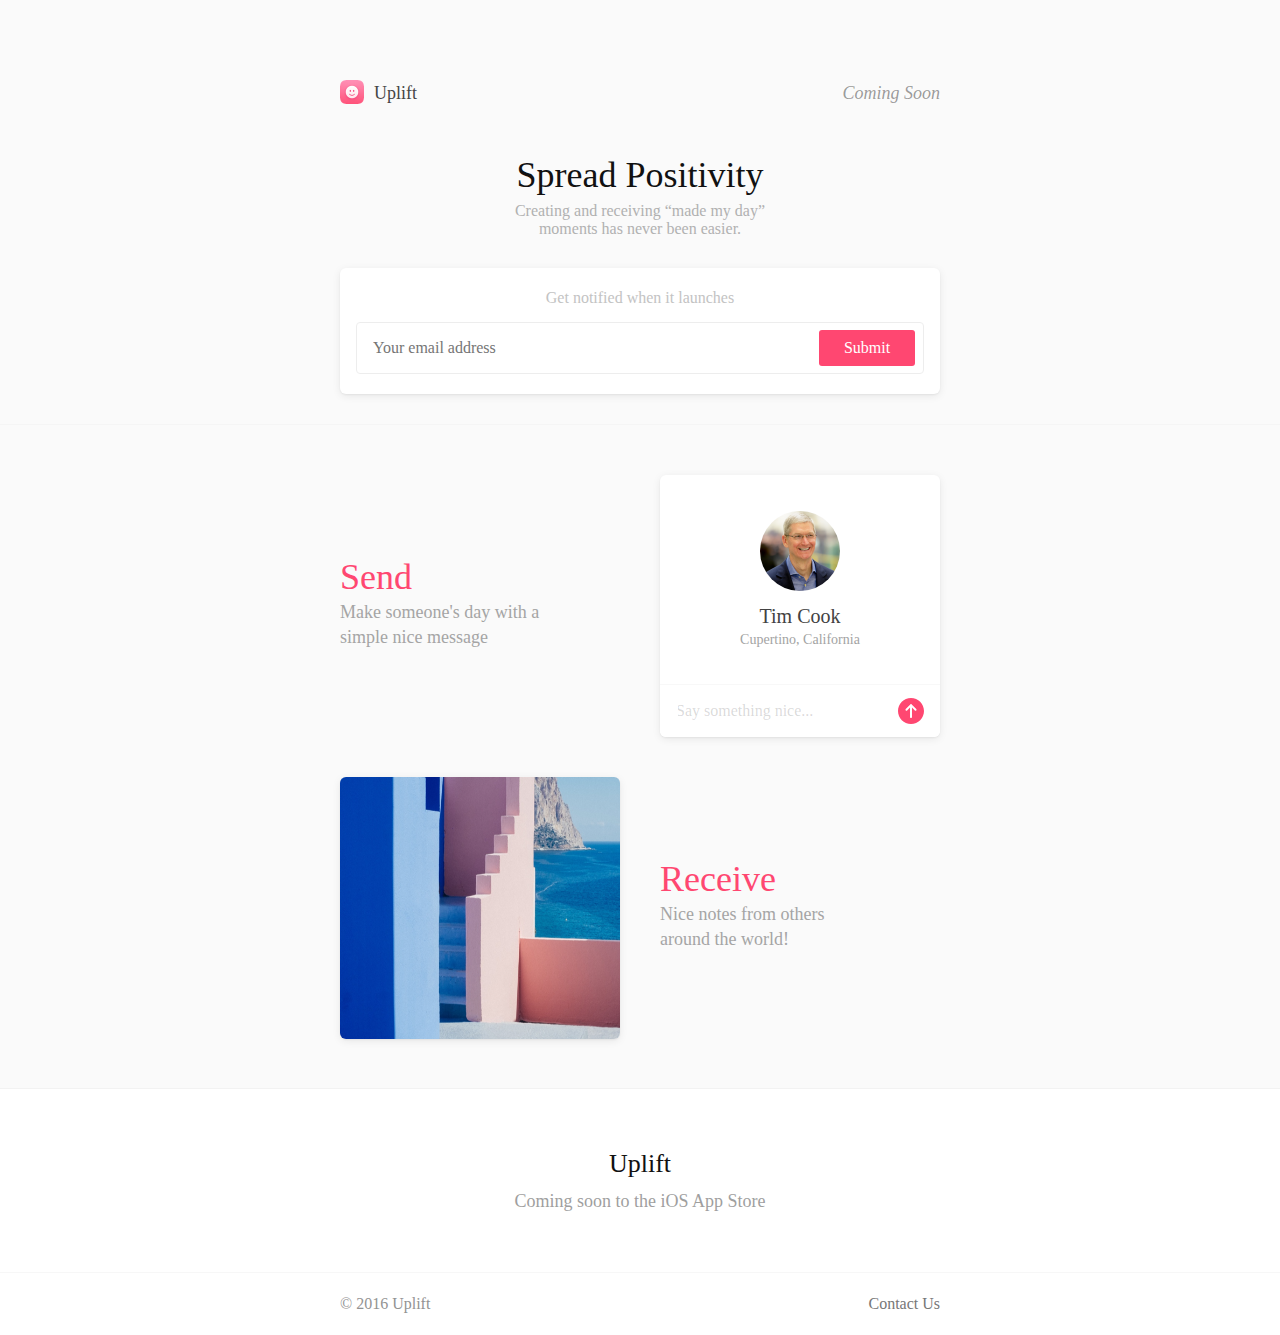
<file: uplift/index.html>
<html>
  <head>
    <title>Uplift - Spread Positivity</title>
    <meta name="viewport" content="width=device-width, initial-scale=1">
    <meta name="apple-itunes-app" content="app-id=836941884">
    <link rel="icon" type="image/png" href="static/resources/favicon.png" />
    <link rel="stylesheet" type="text/css" href="static/stylesheets/style.css"/>
    <script src="https://ajax.googleapis.com/ajax/libs/jquery/3.1.0/jquery.min.js"></script>
  </head>
  <body>
    <div class="colorContain">
      <div class="container">
        <header>
          <ul class="alignLeft">
            <li><span></span>Uplift</li>
          </ul>
          <ul class="alignRight">
            <li style="color: rgba(0,0,0,.4);"><i>Coming Soon</i></li>
          </ul>
        </header>
        <div class="splash">
          <h1>Spread Positivity</h1>
          <h3>Creating and receiving &ldquo;made my day&rdquo;<br />moments has never been easier.</h3>
        </div>
        <div class="emailUpdatesBlock">
          <p id="updatesBlockHelper">Get notified when it launches</p>
          <input id="emailInput" placeholder="Your email address"/>
          <div class="submitEmailButton">Submit</div>
          <p id="successText">Success! We'll let you know once we've launched! ☺</p>
        </div>
      </div>
      <div class="seperator"></div>
      <div class="container">
        <section id="send" class="featureSection">
          <div class="infoBlock">
            <h4>Send</h4>
            <p>Make someone&apos;s day with a<br />simple nice message</p>
          </div>
          <div class="sendExample exampleBlock">
            <div class="recipientBlock timmyBlock">
              <div class="timsFace"></div>
              <h2>Tim Cook</h2>
              <p>Cupertino&comma; California</p>
            </div>
            <div class="recipientBlock hugoBlock">
              <div class="hugosFace"></div>
              <h2>Hugo Pakula</h2>
              <p>New York City</p>
            </div>
            <div class="inputBlock">
              <p class="userInputPlaceholder">Say something nice...</p>
              <p class="userInput" id="userInput"></p>
              <div class="sendButton"></div>
            </div>
          </div>
        </section>
        <section id="receive" class="featureSection">
          <div class="infoBlock">
            <h4>Receive</h4>
            <p>Nice notes from others<br />around the world!</p>
          </div>
          <div class="receiveExample exampleBlock">
            <div class="receiveExampleNotification"></div>
          </div>
        </section>
      </div>
    </div>
    <section id="lastBlock">
      <div class="container lastBlockDownload">
        <h1>Uplift</h1>
        <p style="margin-bottom:0 !important;">Coming soon to the iOS App Store</p>
      </div>
      <footer>
        <div class="container">
          <ul class="alignLeft">
            <li>&copy; 2016 Uplift</li>
          </ul>
          <ul class="alignRight">
            <!--<li><a href="#send">Press Kit</a></li>-->
            <li><a href="mailto:team@uplifti.ng">Contact Us</a></li>
          </ul>
        </div>
      </footer>
    </section>

    <script src="static/scripts/main.js"></script>

    <script>
  (function(i,s,o,g,r,a,m){i['GoogleAnalyticsObject']=r;i[r]=i[r]||function(){
  (i[r].q=i[r].q||[]).push(arguments)},i[r].l=1*new Date();a=s.createElement(o),
  m=s.getElementsByTagName(o)[0];a.async=1;a.src=g;m.parentNode.insertBefore(a,m)
  })(window,document,'script','https://www.google-analytics.com/analytics.js','ga');

  ga('create', 'UA-87992180-1', 'auto');
  ga('send', 'pageview');

</script>
  </body>
</html>
</file>
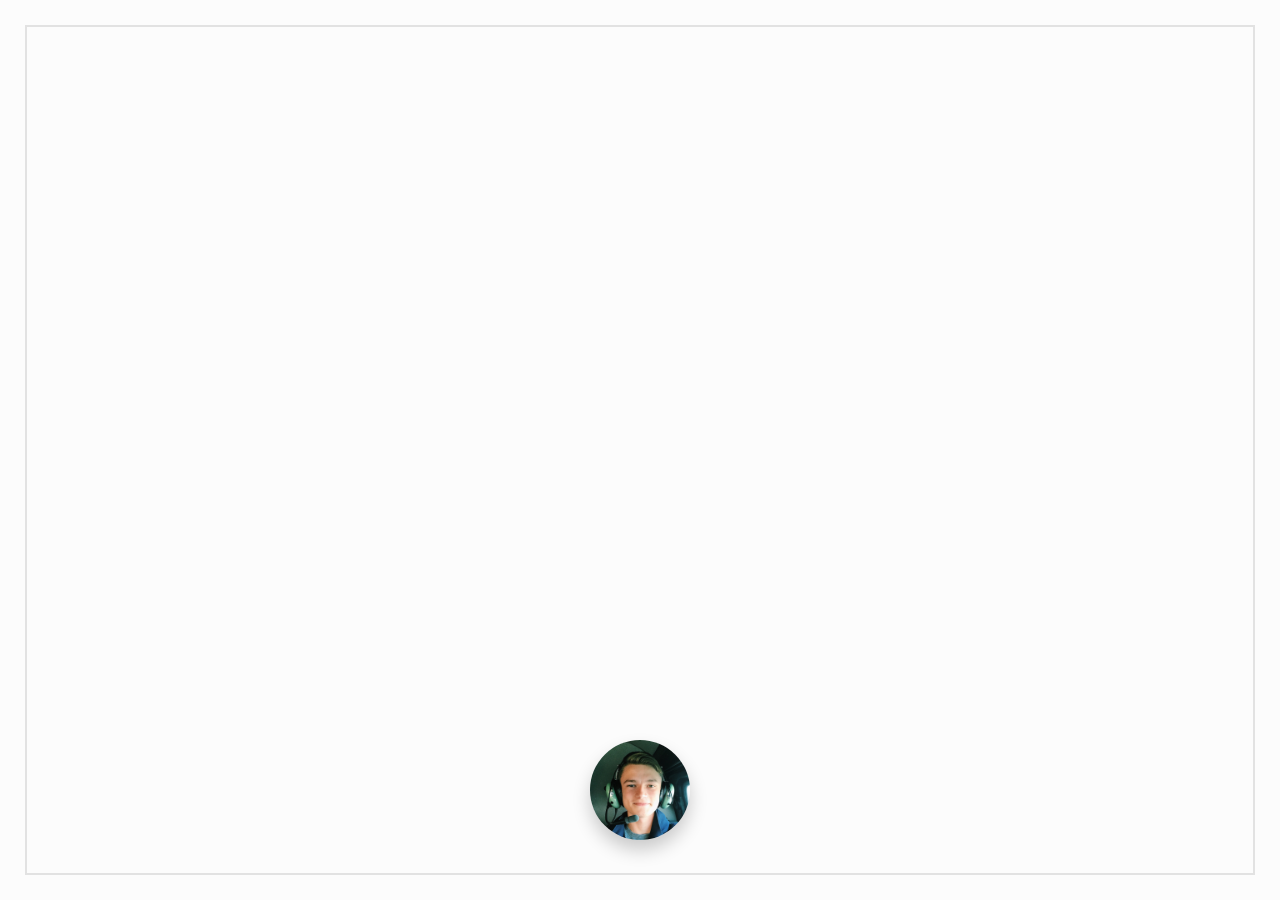
<file: v2/index.html>
<html>
	<head>
		<title>Austin Valleskey</title>
		<meta name="viewport" content="width=device-width, initial-scale=1">
		<link href="https://fonts.googleapis.com/css?family=Source+Sans+Pro:400,400i,600,900" rel="stylesheet">
		<link rel="stylesheet" href="static/stylesheets/style.css" type="text/css"/>
		<link rel="stylesheet" href="static/stylesheets/slider.css" type="text/css"/>
		<link rel="stylesheet" href="static/stylesheets/responsive.css" type="text/css"/>
		<script src="https://ajax.googleapis.com/ajax/libs/jquery/3.1.0/jquery.min.js"></script>
	</head>

	<body>
		<div class="circles">
			<div></div>
			<div></div>
			<div></div>
			<div></div>
		</div>

		<div class="profilePicture"></div>
		<div class="content">
			<div class="outlines">
				<div></div>
				<div></div>
				<div></div>
				<div></div>
			</div>

			<div class="leftSide">
				<h1 id="myName">Austin Valleskey</h1>
				<p><span>Designer</span><span>Developer</span><span>Speaker</span></p>
			</div>
		</div>
		<div class="rightSide">
				<div class="rightSideNav">
					<ul>
						<li name="mywork">Work</li>
						<li name="speaking">Speaking</li>
						<li name="about">About</li>
						<li name="work"><a href="mailto:austin.valleskey@gmail.com?subject=Work%20Inquiry">Hire Me</a></li>
					</ul>
				</div>
				<div class="rightSideContent">
					<div class="slideContainer">
						<div id="mywork" class="rightSideSlide activeSlide">
							<h5><a href="mailto:austin.valleskey@gmail.com?subject=Work%20Inquiry">Currently available for hire</a></h5>
							<h2>Personal Projets</h2>
							<ul>
								<li class="listItemWithLink"><a href="https://uplifti.ng" target="_blank">Uplift<span>Spread Positivity</span></a></li>
								<li class="listItemWithLink"><a href="https://itunes.apple.com/us/app/11-11-never-miss-your-wish/id1024896558?mt=8" target="_blank">11:11<span>Never miss your wish</span></a></li>
								<li class="listItemWithLink"><a href="https://itunes.apple.com/us/app/veer-2/id836941884?mt=8" target="_blank">Veer 2<span>The Ultimate Gesture Challenge</span></a></li>
								<li class="listItemWithLink"><a href="https://itunes.apple.com/us/app/impossible-rush-official-version/id910248027?mt=8" target="_blank">Impossible Rush<span>Downloaded 1,000,000+ times</span></a></li>
							</ul>
							<h2>Client Work</h2>
							<ul>
								<li class="listItemWithLink"><a href="https://gifs.com" target="_blank">Gifs.com<span>Lead Designer (Summer 2015)</span></a></li>
								<li class="listItemWithLink"><a href="https://itunes.apple.com/us/app/coffeecram/id1113725075?mt=8&ign-mpt=uo%3D4" target="_blank">CoffeeCram<span>Designer (2016-Present)</span></a></li>
								<li class="listItemWithLink"><a href="https://itunes.apple.com/us/app/flogg/id1051139779?mt=8" target="_blank">Flogg<span>iPhone app Development and Design (Early 2016)</span></a></li>
							</ul>
						</div><div id="speaking" class="rightSideSlide"> <!-- hack to remove padding on the right side of the div -->
							<div class="speakingSlideshow">
								<div class="slideshowButtons">
									<div class="slideshowLeftButton hiddenSlideshowButton"></div>
									<div class="slideshowRightButton"></div>
								</div>
								<div class="slideshowSlides">
									<div class="slideshowSlide currentSlideshowSlide firstSlide">
										<p class="slideshowSlideCaption">Students in Tech - Downers Grove</p>
									</div><div class="slideshowSlide secondSlide">
										<p class="slideshowSlideCaption">Students in Tech - Lake Forest</p>
									</div><div class="slideshowSlide thirdSlide">
										<p class="slideshowSlideCaption">TECH ACADEMY</p>
									</div><div class="slideshowSlide fourthSlide">
										<p class="slideshowSlideCaption">TOMORROW HOLLAND - AMSTERDAM</p>
									</div><div class="slideshowSlide fifthSlide">
										<p class="slideshowSlideCaption">HAK4KIDZ - CHICAGO, IL</p>
									</div><div class="slideshowSlide sixthSlide">
										<p class="slideshowSlideCaption">TOMORROW ISRAEL - TEL AVIV, ISRAEL</p>
									</div><div class="slideshowSlide seventhSlide">
										<p class="slideshowSlideCaption">Project Tech Teens</p>
									</div>
								</div>
							</div>
							<h2>Venues I've Spoken At</h2>
							<ul>
								<li>Students in Tech - Downers Grove<span>500 attendees (Middle school students + parents)</span></li>
								<li>Students in Tech - Lake Forest<span>400 attendees (Middle school students + parents)</span></li>
								<li>Tech Academy<span>150 attendees (teachers)</span></li>
								<li>Tomorrow Holland - Amsterdam, Netherlands<span>100 attendees</span></li>
								<li>HAK4KIDZ - Chicago, IL<span>80 attendees (middle school students + paprents)</span></li>
								<li>Tomorrow Israel - Tel Aviv, Israel<span>50 attendees</span></li>
								<li>Project Tech Teens<span>20 attendees (middle school students)</span></li>
							</ul>
						</div><div id="about" class="rightSideSlide"> <!-- hack to remove padding on the right side of the div -->
							<h2>Short Bio</h2>
							<p class="aboutMeBlock">Inspired by my older brother <a href="http://chrisvalleskey.com/" target="_blank">Chris</a>, I began developing websites at 10. Since then, I've created countless websites and apps. One of which, <a href="https://itunes.apple.com/us/app/impossible-rush-official-version/id910248027?mt=8">Impossible Rush</a>, was downloaded more than a million times. This app's success has led me to be featured on <a href="http://www.nbcchicago.com/news/local/Teens-Develop-Brain-Teaser-App-That-Surpassed-Tinder-in-App-Store-278750341.html" target="_blank">NBC</a>, <a href="http://wgntv.com/2014/11/12/suburban-teen-poised-to-take-the-app-world-by-storm/" target="_blank">WGN</a>, <a href="http://www.businessinsider.com/teenagers-app-beats-tinder-and-vine-2014-10" target="_blank">Business Insider</a>, and more.<br /><br />Currently, I am a co-founder of <a href="http://uplifti.ng">Uplift</a>, an app that aims to create "made my day" moments as easy and frequent as possible.</p>
							<h2>Skills</h2>
							<ul>
								<li>UI Design<span>Sketch and Photoshop</span></li>
								<li>Frontend Web Development<span>HTML, CSS, and JavaScript (as well as jQuery)</span></li>
								<li>iPhone App development<span>Objective-C</span></li>
							</ul>
							<h2>Education</h2>
							<ul>
								<li>Wheaton Academy<span>High school ('17)</span></li>
							</ul>
						</div>
					</div>
				</div>
		</div>
		<footer>
			<ul>
				<li><a href="https://twitter.com/austinvalleskey">Twitter</a></li>
				<li class="liDot">/</li>
				<li><a href="https://facebook.com/austin.valleskey">FB</a></li>
				<li class="liDot">/</li>
				<li><a href="https://instagram.com/austinvalleskey">Instagram</a></li>
				<li class="liDot">/</li>
				<li><a href="mailto:austin.valleskey@gmail.com">Email</a></li>
			</ul>
		</footer>
		<script type="text/javascript" src="static/scripts/main.js"></script>
		<script type="text/javascript" src="static/scripts/slider.js"></script>
	</body>
</html>
</file>
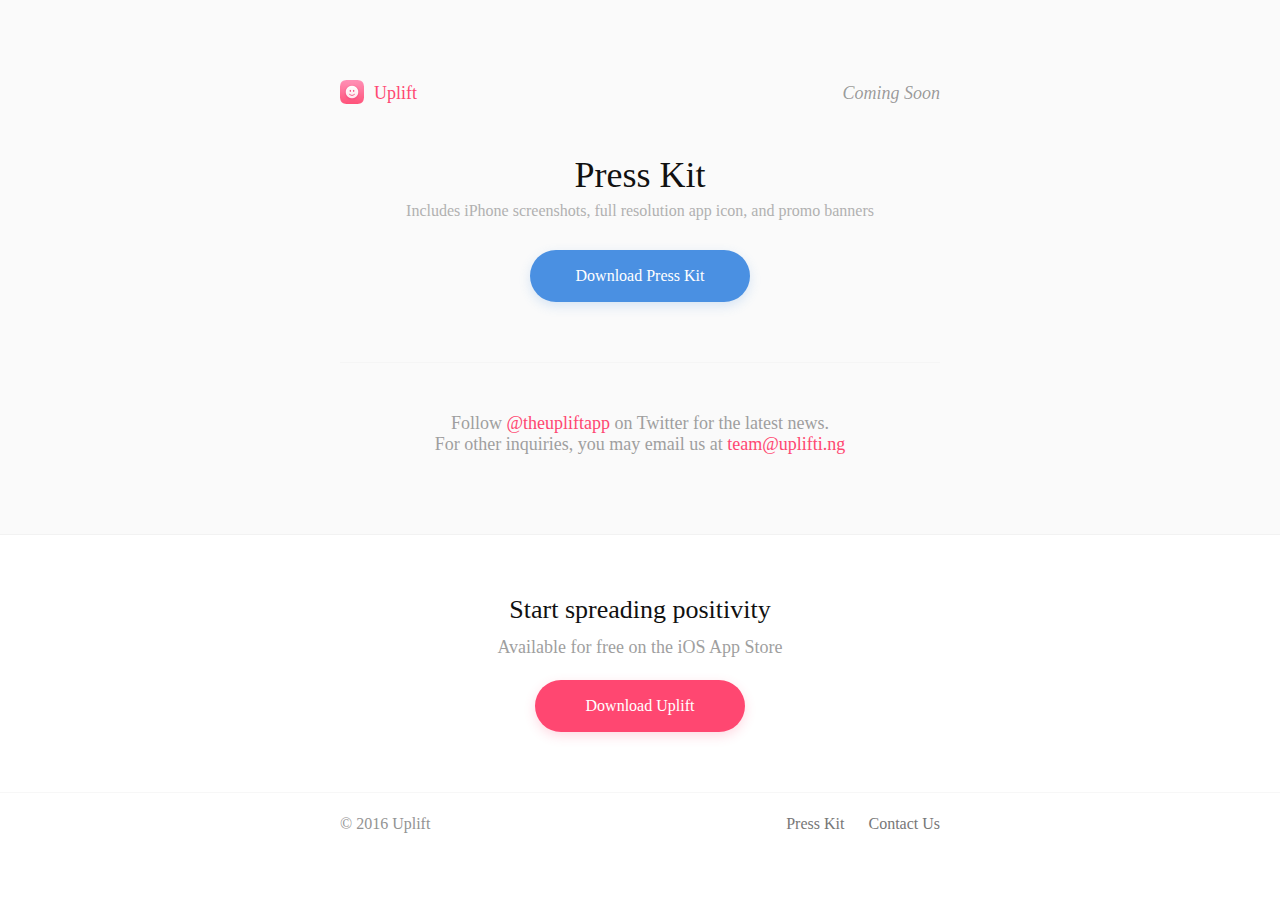
<file: uplift/presskit.html>
<html>
  <head>
    <title>Uplift - Spread Positivity</title>
    <link rel="stylesheet" type="text/css" href="static/stylesheets/style.css"/>
    <script src="https://ajax.googleapis.com/ajax/libs/jquery/3.1.0/jquery.min.js"></script>
  </head>
  <body>
    <div class="colorContain">
      <div class="container">
        <header>
          <ul class="alignLeft">
            <li><a href="./index.html"><span></span>Uplift</a></li>
          </ul>
          <ul class="alignRight">
            <li style="color: rgba(0,0,0,.4);"><i>Coming Soon</i></li>
            <!--<li><a href="#">Download</a></li>-->
          </ul>
        </header>
        <div class="splash">
          <h1>Press Kit</h1>
          <h3>Includes iPhone screenshots&comma; full resolution app icon&comma; and promo banners</h3>
          <a href="#" id="downloadPress" class="downloadPressKitButton">Download Press Kit</a>
        </div>
        <div class="seperator"></div>
        <p class="pressKitDetails">Follow <a href="http://twitter.com/theupliftapp">@theupliftapp</a> on Twitter for the latest news.<br />For other inquiries, you may email us at <a href="mailto:team@startuplifting.com">team@uplifti.ng</a></p>
      </div>
    </div>
    <section id="lastBlock">
      <div class="container lastBlockDownload">
        <h1>Start spreading positivity</h1>
        <p>Available for free on the iOS App Store</p>
        <a href="#" class="downloadNowButton">Download Uplift</a>
      </div>
      <footer>
        <div class="container">
          <ul class="alignLeft">
            <li>&copy; 2016 Uplift</li>
          </ul>
          <ul class="alignRight">
            <li><a href="#downloadPress">Press Kit</a></li>
            <li><a href="mailto:team@uplifti.ng">Contact Us</a></li>
          </ul>
        </div>
      </footer>
    </section>

    <script src="static/scripts/main.js"></script>

    <script>
  (function(i,s,o,g,r,a,m){i['GoogleAnalyticsObject']=r;i[r]=i[r]||function(){
  (i[r].q=i[r].q||[]).push(arguments)},i[r].l=1*new Date();a=s.createElement(o),
  m=s.getElementsByTagName(o)[0];a.async=1;a.src=g;m.parentNode.insertBefore(a,m)
  })(window,document,'script','https://www.google-analytics.com/analytics.js','ga');

  ga('create', 'UA-87992180-1', 'auto');
  ga('send', 'pageview');

</script>
  </body>
</html>
</file>
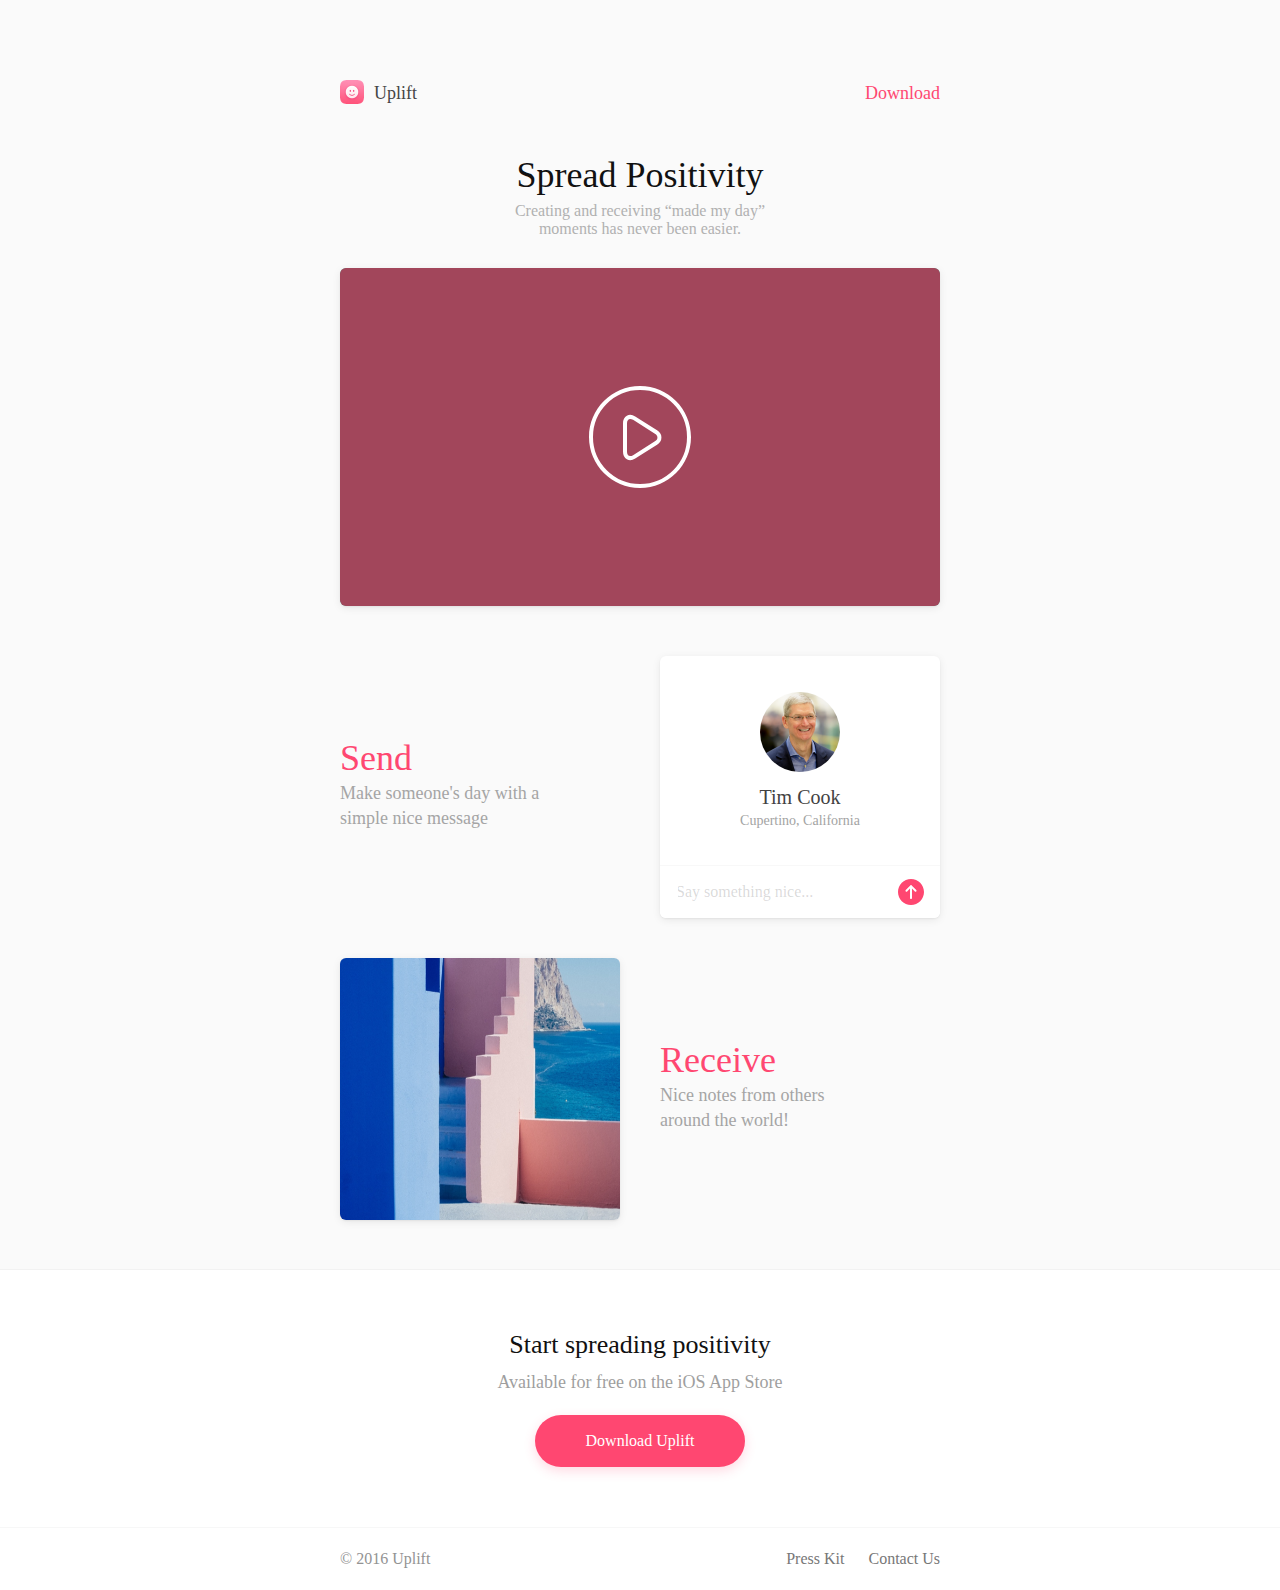
<file: uplift/released.html>
<html>
  <head>
    <title>Uplift - Spread Positivity</title>
    <meta name="viewport" content="width=device-width, initial-scale=1">
    <meta name="apple-itunes-app" content="app-id=836941884">
    <link rel="icon" type="image/png" href="static/resources/favicon.png" />
    <link rel="stylesheet" type="text/css" href="static/stylesheets/style.css"/>
    <script src="https://ajax.googleapis.com/ajax/libs/jquery/3.1.0/jquery.min.js"></script>
  </head>
  <body>
    <div class="colorContain">
      <div class="container">
        <header>
          <ul class="alignLeft">
            <li><span></span>Uplift</li>
          </ul>
          <ul class="alignRight">
            <li><a href="#">Download</a></li>
          </ul>
        </header>
        <div class="splash">
          <h1>Spread Positivity</h1>
          <h3>Creating and receiving &ldquo;made my day&rdquo;<br />moments has never been easier.</h3>
        </div>
        <div class="promoVideoContainer isPaused">
          <video id="promoVideo">
            <source src="http://www.bukwild.com/uploads/encodes/NHOHpJ1TbcXROqh0G4seIsWNcypaNjSd/mp4.mp4" type="video/mp4">
          </video>
        </div>
        <section id="send" class="featureSection">
          <div class="infoBlock">
            <h4>Send</h4>
            <p>Make someone&apos;s day with a<br />simple nice message</p>
          </div>
          <div class="sendExample exampleBlock">
            <div class="recipientBlock timmyBlock">
              <div class="timsFace"></div>
              <h2>Tim Cook</h2>
              <p>Cupertino&comma; California</p>
            </div>
            <div class="recipientBlock hugoBlock">
              <div class="hugosFace"></div>
              <h2>Hugo Pakula</h2>
              <p>New York City</p>
            </div>
            <div class="inputBlock">
              <p class="userInputPlaceholder">Say something nice...</p>
              <p class="userInput" id="userInput"></p>
              <div class="sendButton"></div>
            </div>
          </div>
        </section>
        <section id="receive" class="featureSection">
          <div class="infoBlock">
            <h4>Receive</h4>
            <p>Nice notes from others<br />around the world!</p>
          </div>
          <div class="receiveExample exampleBlock">
            <div class="receiveExampleNotification"></div>
          </div>
        </section>
      </div>
    </div>
    <section id="lastBlock">
      <div class="container lastBlockDownload">
        <h1>Start spreading positivity</h1>
        <p>Available for free on the iOS App Store</p>
        <a href="#" class="downloadNowButton">Download Uplift</a>
      </div>
      <footer>
        <div class="container">
          <ul class="alignLeft">
            <li>&copy; 2016 Uplift</li>
          </ul>
          <ul class="alignRight">
            <li><a href="#send">Press Kit</a></li>
            <li><a href="">Contact Us</a></li>
          </ul>
        </div>
      </footer>
    </section>

    <script src="static/scripts/main.js"></script>
  </body>
</html>
</file>
<file: uplift/static/stylesheets/style.css>
body {
  margin: 0;
  padding: 0;
  font-family: 'BlinkMacSystemFont', "San Francisco", "Helvetica Neue";
  background: #FFF;
}
video::-webkit-media-controls {
  display: none;
}
.container {
  width: 600px;
  margin: 0 auto;
  position: relative;
}
.colorContain {
  background: #FAFAFA;
}
ul {
  margin: 0;
  padding: 0;
  position: relative;
}
 a {
   text-decoration: none;
 }
.alignLeft {
  position: relative;
}
.alignRight {
  position: absolute;
  right: 0;
  top: 0;
}

/* Header */
header {
  padding-top: 80px;
  height: 24px;
  display: block;
  width: 100%;
  position: relative;
}
header ul {
  display:inline-block;
  height: 24px;
}
header .alignRight {
  top: 80px;
}
header ul li {
  list-style-type: none;
  color: #454545;
  font-size: 18px;
  font-weight: 400;
  display: inline-block;
  margin-left: 20px;
  height: 24px;
  line-height: 26px;
  vertical-align: top;
}
header .alignLeft li:first-of-type span {
  width: 24px;
  height: 24px;
  display: inline-block;
  margin-right: 10px;
  background: url("../resources/tinyAppIcon@2x.png");
  background-repeat: no-repeat;
  background-size: cover;
  background-position: center;
  vertical-align: top;
}
header ul li:first-of-type {
  margin-left: 0;
}
header ul li a {
  text-decoration: none;
  color: #FF4771;
}

/* Splash */
.splash {
  padding: 50px 0 30px;
  display: block;
  width: 100%;
  text-align: center;
}
.splash h1 {
  font-weight: 300;
  color: #111;
  font-size: 36px;
  text-align: center;
  display: block;
  margin: 0 0 6px;
  padding: 0;
}
.splash h3 {
  font-weight: 300;
  color: #B1B1B1;
  font-size: 16px;
  text-align: center;
  display: block;
  margin: 0;
  padding: 0;
}

/* Video */
.promoVideoContainer {
  width: 100%;
  height: 338px;
  position: relative;
  display: block;
  border-radius: 6px;
  box-shadow: 0 1px 2px rgba(0,0,0,.05), 0 2px 8px rgba(0,0,0,.08);
  overflow: hidden;
  cursor: pointer;
  margin-bottom: 50px;
  transition: 0.3s all ease;
  -webkit-transition: 0.3s all ease;
  -moz-transition: 0.3s all ease;
  -o-transition: 0.3s all ease;
  user-select: none;
  -webkit-user-select: none;
  -moz-user-select: none;
  -o-user-select: none;
}
.promoVideoContainer:hover {
  box-shadow: 0 6px 12px rgba(0,0,0,.1), 0 2px 4px rgba(0,0,0,.05);
}
#promoVideo {
  width: 100%;
  height: 100%;
  background: #444;
  background-repeat: no-repeat;
  background-position: center;
  background-size: cover;
  object-fit: cover;
  -webkit-object-fit: cover;
  -moz-object-fit: cover;
  -o-object-fit: cover;
}
.promoVideoContainer::after {
  content: '';
  width: 100%;
  height: 100%;
  background: rgba(255, 71, 113, .5) url("../resources/playButton.svg");
  background-size: 102px;
  background-repeat: no-repeat;
  background-position: center;
  display: block;
  position: absolute;
  left: 0;
  top: 0;
  transition: 0.15s all ease;
  -webkit-transition: 0.15s all ease;
  -moz-transition: 0.15s all ease;
  -o-transition: 0.15s all ease;
  opacity: 0;
  border-radius: 6px;
}
.promoVideoContainer.isPaused::after {
  opacity: 1;
}
.promoVideoContainer:hover::after {
  background: rgba(255, 71, 113, .5) url("../resources/playButtonHover.svg");
  background-size: 102px;
  background-repeat: no-repeat;
  background-position: center;
}

.featureSection {
  height: 262px;
  display: block;
  margin-bottom: 40px;
  position: relative;
}
#receive {
  margin-bottom: 0;
  padding-bottom: 50px;
}
.exampleBlock {
  width: 280px;
  height: 262px;
  border-radius: 6px;
  overflow: hidden;
  box-shadow: 0 1px 2px rgba(0,0,0,.05), 0 2px 8px rgba(0,0,0,.08);
  background: white;
  position: absolute;
  top: 0;
}
#send .exampleBlock {
  right: 0;
}
#receive .exampleBlock {
  left: 0;
}
section .infoBlock {
  width: 280px;
  display: block;
  position: absolute;
  top: 50%;
}
#send .infoBlock {
  left: 0;
  transform: translateY(calc(-50% - 3px));
  -webkit-transform: translateY(calc(-50% - 3px));
  -moz-transform: translateY(calc(-50% - 3px));
  -o-transform: translateY(calc(-50% - 3px));
}
#receive .infoBlock {
  right: 0;
  transform: translateY(calc(-50% - 28px));
  -webkit-transform: translateY(calc(-50% - 28px));
  -moz-transform: translateY(calc(-50% - 28px));
  -o-transform: translateY(calc(-50% - 28px));
}
section .infoBlock h4 {
  font-size: 36px;
  font-weight: 300;
  color: #FF4771;
  margin: 0 0 2px;
  text-align: left;
  display: block;
}
section .infoBlock p {
  font-size: 18px;
  font-weight: 300;
  color: #A5A5A5;
  margin: 0;
  text-align: left;
  display: block;
  line-height: 25px;
}

/* Send example block */
.messageSent .timmyBlock {
  opacity: 0;
  transform: scale(0.8) translateY(-20%);
  -webkit-transform: scale(0.8) translateY(-20%);
  -moz-transform: scale(0.8) translateY(-20%);
  -o-transform: scale(0.8) translateY(-20%);
}
.timmyBlock {
  transition: 0.2s all ease;
  -webkit-transition: 0.2s all ease;
  -moz-transition: 0.2s all ease;
  -o-transition: 0.2s all ease;
}
.hugoBlock {
  opacity: 0;
  transform: scale(0.8) translateY(20%);
  -webkit-transform: scale(0.8) translateY(20%);
  -moz-transform: scale(0.8) translateY(20%);
  -o-transform: scale(0.8) translateY(20%);
  transition: 0.3s all ease;
  -webkit-transition: 0.3s all ease;
  -moz-transition: 0.3s all ease;
  -o-transition: 0.3s all ease;
  transition-delay: 0.2s;
  -webkit-transition-delay: 0.2s;
  -moz-transition-delay: 0.2s;
  -o-transition-delay: 0.2s;
}
.messageSent .hugoBlock {
  opacity: 1;
  transform: scale(1) translateY(0);
  -webkit-transform: scale(1) translateY(0);
  -moz-transform: scale(1) translateY(0);
  -o-transform: scale(1) translateY(0);
}
#send .recipientBlock {
  width: 100%;
  padding: 36px 0;
  position: absolute;
}
#send .recipientBlock .timsFace, #send .recipientBlock .hugosFace {
  width: 80px;
  height: 80px;
  border-radius: 50%;
  overflow: hidden;
  display: block;
  margin: 0 auto 14px;
}
#send .recipientBlock .timsFace {
  background: url("../resources/timsFace.png");
  background-repeat: no-repeat;
  background-size: cover;
  background-position: center;
}
#send .recipientBlock .hugosFace {
  background: url("../resources/hugosFace.jpg");
  background-repeat: no-repeat;
  background-size: cover;
  background-position: center;
}
#send .recipientBlock h2, #send .recipientBlock p {
  text-align: center;
}
#send .recipientBlock h2 {
  font-weight: 400;
  color: #424242;
  font-size: 20px;
  margin: 0 0 4px;
  padding: 0;
}
#send .recipientBlock p {
  margin: 0;
  padding: 0;
  font-size: 14px;
  color: #A3A3A3;
  font-weight: 300;
}
#send .inputBlock {
  width: 100%;
  height: 52px;
  position: absolute;
  bottom: 0;
  left: 0;
  background: white;
  border-top: 1px solid #F8F8F8;
}
#send .inputblock .userInputPlaceholder, #send .inputBlock .userInput {
  text-align: left;
  font-size: 16px;
  font-weight: 400;
  line-height: 52px;
  height: 52px;
  margin: 0 0 0 16px;
  cursor: default;
  user-select: none;
  -webkit-user-select: none;
  -moz-user-select: none;
  -o-user-select: none;
  width: auto;
  display: inline-block;
}
#send .inputblock .userInputPlaceholder {
  color: rgba(67, 67, 67, .2);
  position: absolute;
  left: 0;
  top: 0;
  z-index: 1;
}
#send .inputBlock .userInput {
  color: #434343;
  z-index: 2;
  padding-right: 2px;
  position: relative;
  background: white;
}
#send .inputBlock .userInput:after {
  width: 2px;
  height: 18px;
  background: #FF4771;
  display: inline-block;
  top: 50%;
  transform: translateY(-50%);
  -webkit-transform: translateY(-50%);
  -moz-transform: translateY(-50%);
  -o-transform: translateY(-50%);
  position: absolute;
  right: 0;
  content: '';

  /* make it pulsate */
  -webkit-animation: pulsate 0.85s ease-out;
  -webkit-animation-iteration-count: infinite;
  -ms-animation: pulsate 0.85s ease-out;
  -ms-animation-iteration-count: infinite;
  -moz-animation: pulsate 0.85s ease-out;
  -moz-animation-iteration-count: infinite;
  -o-animation: pulsate 0.85s ease-out;
  -o-animation-iteration-count: infinite;
  animation: pulsate 0.85s ease-out;
  animation-iteration-count: infinite;
  opacity: 0;
}
#send .inputblock .sendButton {
  width: 26px;
  height: 26px;
  background: url("../resources/sendButton.svg");
  background-size: 26px;
  background-repeat: no-repeat;
  background-position: center;
  position: absolute;
  right: 16px;
  top: 13px;
}

/* Receive block */
#receive .receiveExample {
  background: url("../resources/phoneBackground@2x.png");
  background-repeat: no-repeat;
  background-size: cover;
  background-position: center;
}
#receive .receiveExample .receiveExampleNotification {
  position: absolute;
  width: 280px;
  height: 96px;
  background: url("../resources/notificationBubble@2x.png");
  -webkit-background: url("../resources/notificationBubble@2x.png");
  -moz-background: url("../resources/notificationBubble@2x.png");
  -o-background: url("../resources/notificationBubble@2x.png");
  background-size: cover;
  background-repeat: no-repeat;
  background-position: center;
  left: 50%;
  top: 50%;
  transform: translate(-50%, -40%) scale(0.9);
  -webkit-transform: translate(-50%, -40%) scale(0.9);
  -moz-transform: translate(-50%, -40%) scale(0.9);
  -o-transform: translate(-50%, -40%) scale(0.9);
  transform-origin: center;
  -webkit-transform-origin: center;
  -moz-transform-origin: center;
  -o-transform-origin: center;
  opacity: 0;
  transition: 0.15s all ease-out;
  -webkit-transition: 0.15s all ease-out;
  -moz-transition: 0.15s all ease-out;
  -o-transition: 0.15s all ease-out;
}
#receive .receiveExample .notificationReceived {
  transform: translate(-50%, -44px) scale(1);
  -webkit-transform: translate(-50%, -44px) scale(1);
  -moz-transform: translate(-50%, -44px) scale(1);
  -o-transform: translate(-50%, -44px) scale(1);
  opacity: 1;
}

/* Last block */
#lastBlock {
  background: #FFF;
  width: 100%;
  display: block;
  box-shadow: 0 -1px 0 rgba(0,0,0,.03);
}
.lastBlockDownload {
  padding: 60px 0;
  text-align: center;
}
#lastBlock h1 {
  font-size: 26px;
  font-weight: 300;
  color: #111;
  text-align: center;
  margin: 0 0 12px;
  padding: 0;
  display: block;
}
#lastBlock p {
  font-size: 18px;
  font-weight: 300;
  color: #9F9F9F;
  text-align: center;
  margin: 0 0 22px;
  display: block;
}
#lastBlock .downloadNowButton {
  display:inline-block;
  padding: 0;
  height: 52px;
  color: white;
  font-weight: 300;
  background: #FF4771;
  width: 210px;
  text-align: center;
  line-height: 52px;
  border-radius: 26px;
  margin: 0 auto;
  box-shadow: 0 4px 12px rgba(255, 71, 114, .2);
  cursor: pointer;
  transition: 0.3s all ease;
  -webkit-transition: 0.3s all ease;
  -moz-transition: 0.3s all ease;
  -o-transition: 0.3s all ease;
}
#lastBlock .downloadNowButton:hover {
  box-shadow: 0 8px 8px rgba(255, 71, 114, .2);
  opacity: 0.9;
}
#lastBlock footer {
  height: 22px;
  padding: 20px 0;
  border-top: 1px solid rgba(0,0,0,.03);
}
#lastBlock footer ul li {
  list-style-type: none;
  display: inline-block;
  color: #939393;
  height: 22px;
  line-height: 22px;
  font-size: 16px;
  font-weight: 300;
  margin-left: 20px;
}
#lastBlock footer ul li a {
  color: #777;
  cursor: pointer;
}
#lastBlock footer ul li:first-of-type {
  margin-left: 0;
}
#lastBlock footer ul li a:hover {
  color: #FF4771;
}


/* animations */
@-webkit-keyframes pulsate {
    0% {
        -webkit-transform: scale(0.1, 0.1);
        opacity: 0.0;
    }
    50% {
        opacity: 1.0;
    }
    100% {
        -webkit-transform: scale(1.2, 1.2);
        opacity: 0.0;
    }
}
@-moz-keyframes pulsate {
    0% {
        opacity: 0.0;
    }
    50% {
        opacity: 1.0;
    }
    100% {
        opacity: 0.0;
    }
}
@-ms-keyframes pulsate {
    0% {
        opacity: 0.0;
    }
    50% {
        opacity: 1.0;
    }
    100% {
        opacity: 0.0;
    }
}
@-o-keyframes pulsate {
    0% {
        opacity: 0.0;
    }
    50% {
        opacity: 1.0;
    }
    100% {
        opacity: 0.0;
    }
}
@keyframes pulsate {
    0% {
        opacity: 0.0;
    }
    50% {
        opacity: 1.0;
    }
    100% {
        opacity: 0.0;
    }
}

/* Press Kit page */
.downloadPressKitButton {
  display:inline-block;
  padding: 0;
  height: 52px;
  color: white;
  font-weight: 300;
  background: #4A90E2;
  width: 220px;
  text-align: center;
  line-height: 52px;
  border-radius: 26px;
  margin: 30px auto 0;
  box-shadow: 0 4px 12px rgba(74, 144, 226, .2);
  cursor: pointer;
  transition: 0.3s all ease;
  -webkit-transition: 0.3s all ease;
  -moz-transition: 0.3s all ease;
  -o-transition: 0.3s all ease;
}
.downloadPressKitButton:hover {
  box-shadow: 0 8px 8px rgba(74, 144, 226, .2);
  opacity: 0.9;
}
.seperator {
  margin: 30px 0 50px;
  height: 1px;
  width: 100%;
  background: #F5F5F5;
  display: block;
}
.pressKitDetails {
  font-size: 18px;
  color: #9F9F9F;
  text-align: center;
  display: block;
  font-weight: 300;
  margin: 0;
  padding: 0 0 80px;
}
.pressKitDetails a {
  color: #FF4771;
  text-decoration: none;
}

/* Responsive design */
@media only screen and (max-width: 660px) {
  #send .infoBlock, #receive .infoBlock {
    transform: none;
    -webkit-transform: none;
    -moz-transform: none;
    -o-transform: none;
  }
    /* Includes 30px of padding on left and right */
    .container {
      width: calc(100% - 40px);
    }
    .promoVideoContainer {
      height: calc((100vw - 40px) * (9 / 16));
    }
    .splash h3 {
      font-size: 15px;
    }
    .featureSection {
      height: auto;
    }
    section .infoBlock h4, section .infoBlock p {
      text-align: center;
    }
    section .infoBlock p {
      font-size: 16px;
      line-height: 18px;
    }
    section .infoBlock {
      position: relative;
      width: 100%;
      display: block;
      top: auto;
      transform: none;
      -webkit-transform: none;
      -moz-transform: none;
      -o-transform: none;
      margin: 0 0 20px;
    }
    .exampleBlock {
      width: 100%;
      position: relative;
      top: auto;
      left: 0;
    }
    .alignLeft {
      display: block;
      width: 100%;
      text-align: center;
    }
    .alignRight {
      position: relative;
      width: 100%;
      text-align: center;
    }
    #lastBlock footer, header {
      height: auto;
    }
    #lastBlock footer .alignLeft, header .alignLeft {
      margin-bottom: 15px;
    }
    #lastBlock footer .alignRight li {
      font-size: 22px;
      display: block;
      text-align: center;
      margin: 0 0 15px;
    }
    #lastBlock .downloadNowButton {
      width: 100%;
      height: 60px;
      line-height: 60px;
      border-radius: 30px;
      font-size: 22px;
    }
    header {
      padding-top: 50px;
    }
    header .alignRight {
      top: auto;
    }
    header ul li {
      font-size: 22px;
      line-height: 26px;
    }
    header .alignLeft li:first-of-type span {
      display: none;
    }
}

/* coming soon styling */
.emailUpdatesBlock {
    padding: 20px 16px;
    background: white;
    border-radius: 6px;
    box-shadow: 0 1px 2px rgba(0,0,0,.05), 0 2px 8px rgba(0,0,0,.08);
    position:relative;
    height: 86px;
    overflow: hidden;

    transition: 0.3s background ease, 0.3s height ease;
    -webkit-transition: 0.3s background ease, 0.3s height ease;
    -moz-transition: 0.3s background ease, 0.3s height ease;
    -o-transition: 0.3s background ease, 0.3s height ease;
}
.hasAddedEmail {
  height: 36px;
  background: #FF4771;
}
.emailUpdatesBlock p {
  height: 20px;
  line-height: 20px;
  text-align:center;
  display: block;
  font-size: 16px;
  color: #C3C3C3;
  margin: 0 0 14px;
}
.errorAddingEmail #updatesBlockHelper {
    color: #ff4771;
}
#successText {
    position: absolute;
    left: 0;
    top: -100%;
    height: 126px;
    line-height: 126px;
    text-align: center;
    width: 100%;
    color: white;
    padding: 0;
    margin: 0;
    font-size: 16px;
    opacity: 0;
    transition: 0.3s opacity ease, 0.3s line-height, 0.3s height ease;
    -webkit-transition: 0.3s opacity ease, 0.3s line-height, 0.3s height ease;
    -moz-transition: 0.3s opacity ease, 0.3s line-height, 0.3s height ease;
    -o-transition: 0.3s opacity ease, 0.3s line-height, 0.3s height ease;
    transform: scale(0.5);
    -webkit-transform: scale(0.5);
    -o-transform: scale(0.5);
    -moz-transform: scale(0.5);
    transition-delay: 0.15s;
    -webkit-transition-delay: 0.15s;
    -moz-transition-delay: 0.15s;
    -o-transition-delay: 0.15s;
}
.hasAddedEmail p, .hasAddedEmail .submitEmailButton, .hasAddedEmail #emailInput {
  opacity: 0;
}
.hasAddedEmail #successText {
  top: 0;
  opacity: 1;
  height: 76px;
  line-height: 76px;
  transform: scale(1);
  -webkit-transform: scale(1);
  -o-transform: scale(1);
  -moz-transform: scale(1);
}
.submitEmailButton {
    position: absolute;
    right: 25px;
    top: 62px;
    display: inline-block;
    background: #FF4771;
    color: white;
    width: 96px;
    height: 36px;
    border-radius: 3px;
    text-align: center;
    line-height: 36px;
    font-size: 16px;
    transition: 0.3s all ease;
    -webkit-transition: 0.3s all ease;
    -moz-transition: 0.3s all ease;
    -o-transition: 0.3s all ease;
    cursor: pointer;
    user-select: none;
    -webkit-user-select: none;
    -moz-user-select: none;
    -o-user-select: none;
}
.submitEmailButton:hover {
  box-shadow: 0 1px 2px rgba(0,0,0,.1), 0 2px 8px rgba(0,0,0,.08);
}
#emailInput {
    appearance: none;
    -webkit-appearance: none;
    -moz-appearance: none;
    -o-appearance: none;
    border: 1px solid #EDEDED;
    border-radius: 4px;
    background: white;
    width: 100%;
    box-sizing: border-box;
    -webkit-box-sizing: border-box;
    -moz-box-sizing: border-box;
    -o-box-sizing: border-box;
    height: 52px;
    font: inherit;
    padding: 0 120px 0 16px;
    outline: none;
    transition: 0.2s all ease;
    -webkit-transition: 0.2s all ease;
    -moz-transition: 0.2s all ease;
    -o-transition: 0.2s all ease;
}
#emailInput:focus {
  border: 1px solid #DDD;
}
</file>
<file: v2/static/stylesheets/style.css>
body {
  background: #FCFCFC;
  font-family: 'Source Sans Pro', 'Helvetica Neue', sans-serif;
  margin: 0;
  padding: 0;
}
a {
  color: #304FFE;
  text-decoration: none;
}
.content .outlines {
  width: 100%;
  height: 100%;
  position: absolute;
  left: 0;
  top: 0;
}
.circles {
  position: fixed;
  left: 0;
  top: 0;
  width: 100%;
  height: 100%;
  transition: 0.8s all ease-in;
  -webkit-transition: 0.8s all ease-in;
  -moz-transition: 0.8s all ease-in;
  -o-transition: 0.8s all ease-in;
}
.circles div {
  box-shadow: 0 0 0 0.1 RGBA(0, 0, 0, .05);
  border-radius: 50%;
  position: absolute;
  transition: 0.4s all ease-in;
  -webkit-transition: 0.4s all ease-in;
  -moz-transition: 0.4s all ease-in;
  -o-transition: 0.4s all ease-in;
}
.circles div:nth-of-type(1) {
  width: calc(.35 * 100vw);
  height: calc(.35 * 100vw);
  left: -8%;
  top: -8%;
  transition-delay: 0.2s;
  -webkit-transition-delay: 0.2s;
  -moz-transition-delay: 0.2s;
  -o-transition-delay: 0.2s;
}
.circles div:nth-of-type(2) {
  width: calc(.25 * 100vw);
  height: calc(.25 * 100vw);
  right: -4%;
  top: 50%;
  transition-delay: 0.4s;
  -webkit-transition-delay: 0.4s;
  -moz-transition-delay: 0.4s;
  -o-transition-delay: 0.4s;
}
.circles div:nth-of-type(3) {
  width: calc(.5 * 100vw);
  height: calc(.5 * 100vw);
  right: 12%;
  top: 8%;
  transition-delay: 0.6s;
  -webkit-transition-delay: 0.6s;
  -moz-transition-delay: 0.6s;
  -o-transition-delay: 0.6s;
}
.circles div:nth-of-type(4) {
  width: calc(.1 * 100vw);
  height: calc(.1 * 100vw);
  left: 8%;
  bottom: -4%;
  transition-delay: 0.8s;
  -webkit-transition-delay: 0.8s;
  -moz-transition-delay: 0.8s;
  -o-transition-delay: 0.8s;
}
body.loaded .circles div {
  box-shadow: inset 0 0 0 4px RGBA(0, 0, 0, .05);
}

.content {
  width: calc(100% - 50px);
  height: calc(100% - 50px);
  position: fixed;
  left: 25px;
  top: 25px;
}
.content .outlines {
  width: 100%;
  height: 100%;
  position: absolute;
  left: 0;
  top: 0;
}
.content .outlines div {
  position: absolute;
  background: RGBA(0, 0, 0, .1);
  transition: 0.6s all ease-in;
  -webkit-transition: 0.6s all ease-in;
  -moz-transition: 0.6s all ease-in;
  -o-transition: 0.6s all ease-in;
}
.content .outlines div:nth-of-type(1) {
  top: 0;
  left: 0;
  height:2px;
  width: 0;
  transition-delay: 0;
  -webkit-transition-delay: 0;
  -moz-transition-delay: 0;
  -o-transition-delay: 0;
}
.content .outlines div:nth-of-type(2) {
  top: 2px;
  right: 0;
  width:2px;
  height: 0;
  transition-delay: 0.6s;
  -webkit-transition-delay: 0.6s;
  -moz-transition-delay: 0.6s;
  -o-transition-delay: 0.6s;
}
.content .outlines div:nth-of-type(3) {
  bottom: 0;
  right: 0;
  height:2px;
  width: 0;
  transition-delay: 1.2s;
  -webkit-transition-delay: 1.2s;
  -moz-transition-delay: 1.2s;
  -o-transition-delay: 1.2s;
}
.content .outlines div:nth-of-type(4) {
  bottom: 0;
  left: 0;
  height: 0;
  width: 2px;
  transition-delay: 1.8s;
  -webkit-transition-delay: 1.8s;
  -moz-transition-delay: 1.8s;
  -o-transition-delay: 1.8s;
}
body.ready .content .outlines div:nth-of-type(1) {
  width: 100%;
}
body.ready .content .outlines div:nth-of-type(2) {
  height: calc(100% - 4px);
}
body.ready .content .outlines div:nth-of-type(3) {
  width: calc(100% - 2px);
}
body.ready .content .outlines div:nth-of-type(4) {
  height: calc(100% - 2px);
}
#myName {
  letter-spacing: 2px;
  font-weight: 600;
  margin: 0;
  padding: 0;
  opacity: 0;
  transition: 0.3s all ease-in;
  -webkit-transition: 0.3s all ease-in;
  -moz-transition: 0.3s all ease-in;
  -o-transition: 0.3s all ease-in;
  font-size: 16px;
  height: 20px;
  line-height: 20px;
  color: #222;
  text-transform: uppercase;
}
body.loaded #myName {
  opacity: 1;
}
.profilePicture {
  position: fixed;
  width: 100px;
  height: 100px;
  box-shadow: 0 6px 12px rgba(0,0,0,.15);
  left: 50%;
  bottom: 50%;
  transform: translate(-50%, 50%);
  -webkit-transform: translate(-50%, 50%);
  -moz-transform: translate(-50%, 50%);
  -o-transform: translate(-50%, 50%);
  border-radius: 50%;
  background: RGBA(36, 59, 46, 1.00) url("../images/profilePicture@2x.jpg");
  background-repeat: no-repeat;
  background-size: cover;
  background-position: center;
  transition: 0.8s all cubic-bezier(0.4, 0, 0.2, 1.1);
  -webkit-transition: 0.8s all cubic-bezier(0.4, 0, 0.2, 1.1);
  -moz-transition: 0.8s all cubic-bezier(0.4, 0, 0.2, 1.1);
  -o-transition: 0.8s all cubic-bezier(0.4, 0, 0.2, 1.1);
  z-index: 999;
}
body.ready .profilePicture {
  box-shadow: 0 10px 18px rgba(0,0,0,.2);
}
body.ready .hiddenProfilePicture {
  height: 80px;
  width: 80px;
  opacity: 0;
}
body.ready .profilePicture, body.loaded .profilePicture {
  bottom: 60px;
  transform: translate(-50%, 0);
  -webkit-transform: translate(-50%, 0);
  -moz-transform: translate(-50%, 0);
  -o-transform: translate(-50%, 0);
}
body.loaded .profilePicture {
  box-shadow: 0 6px 12px rgba(0,0,0,.15);
}

.leftSide {
    position: absolute;
    left: 0;
    width: 50%;
    height: 100%;
    padding: 50px 40px 50px 60px;
    box-sizing:border-box;
    -webkit-box-sizing:border-box;
    -moz-box-sizing:border-box;
    -o-box-sizing:border-box;
}
.leftSide p {
    font-size: 18px;
    letter-spacing: 2px;
    text-transform: uppercase;
    font-weight: 600;
    position: absolute;
    top: 50%;
    transform: translateY(-50%);
    -webkit-transform: translateY(-50%);
    -moz-transform: translateY(-50%);
    -o-transform: translateY(-50%);
    color: #555;
    margin: 0;
}
.leftSide p span {
    display: block;
    margin-bottom: 30px;
    opacity: 0;
    transform: translateX(-10px);
    -webkit-transform: translateX(-10px);
    -moz-transform: translateX(-10px);
    -o-transform: translateX(-10px);
    transition: 0.3s all ease-in;
    -webkit-transition: 0.3s all ease-in;
    -moz-transition: 0.3s all ease-in;
    -o-transition: 0.3s all ease-in;
}
.leftSide p span:nth-of-type(1) {
  transition-delay: 0s;
  -webkit-transition-delay: 0s;
  -moz-transition-delay: 0s;
  -o-transition-delay: 0s;
}
.leftSide p span:nth-of-type(2) {
  transition-delay: 0.2s;
  -webkit-transition-delay: 0.2s;
  -moz-transition-delay: 0.2s;
  -o-transition-delay: 0.2s;
}
.leftSide p span:nth-of-type(3) {
  transition-delay: 0.4s;
  -webkit-transition-delay: 0.4s;
  -moz-transition-delay: 0.4s;
  -o-transition-delay: 0.4s;
}
body.loaded .leftSide p span {
  opacity: 1;
  transform: translateX(0);
  -webkit-transform: translateX(0);
  -moz-transform: translateX(0);
  -o-transform: translateX(0);
}
.leftSide p span:last-of-type {
  margin-bottom: 0;
}
.rightSide {
  width: calc(50% - 15px);
  min-height: calc(100% - 30px);
  top: 15px;
  left: 50%;
  position: absolute;
  margin-bottom: 15px;
  overflow: hidden;
  background: transparent;
  z-index: 100;
  transition: 0.3s all ease-in;
  -webkit-transition: 0.3s all ease-in;
  -moz-transition: 0.3s all ease-in;
  -o-transition: 0.3s all ease-in;
  transition-delay: 0.3s box-shadow;
  -webkit-ransition-delay: 0.3s -webkit-box-shadow;
  -moz-ransition-delay: 0.3s -moz-box-shadow;
  -o-ransition-delay: 0.3s -o-box-shadow;
}
body.loaded .rightSide {
  box-shadow: 0 10px 16px rgba(0, 0, 0, .1);
  background: #FFF;
}
body.loaded .rightSide:hover {
  box-shadow: 0 12px 20px rgba(0, 0, 0, .15);
}
.rightSideNav {
  height: 20px;
  position: absolute;
  top: 57px;
  left: 60px;
  width: calc(100% - 120px);
  padding-bottom: 30px;
}
.rightSideNav ul {
  margin: 0;
  padding: 0;
  height: 20px;
  width: 100%;
  position: relative;
}
.rightSideNav ul:before {
  content: '';
  display:block;
  height: 1px;
  background: rgba(0,0,0,.07);
  bottom: -30px;
  position: absolute;
  width: 0;
  transition: 0.3s all ease-in;
  -webkit-transition: 0.3s all ease-in;
  -moz-transition: 0.3s all ease-in;
  -o-transition: 0.3s all ease-in;
}
body.loaded .rightSideNav ul:before {
  width: 100%;
}
.rightSideNav ul li {
  list-style-type: none;
  display: inline-block;
  margin-right: 40px;
  cursor: pointer;
  color: rgba(0,0,0,.4);
  text-transform: uppercase;
  font-size: 16px;
  letter-spacing: 2px;
  font-weight: 600;
  height: 20px;
  line-height: 20px;
  position: relative;
  transition: 0.2s color ease-in, 0.4s transform ease-in, 0.4s opacity ease-in;
  -webkit-transition: 0.2s color ease-in, 0.4s transform ease-in, 0.4s opacity ease-in;
  -moz-transition: 0.2s color ease-in, 0.4s transform ease-in, 0.4s opacity ease-in;
  -o-transition: 0.2s color ease-in, 0.4s transform ease-in, 0.4s opacity ease-in;

  /* load in effect */
  opacity: 0;
  transform: translateY(6px);
  -webkit-transform: translateY(6px);
  -moz-transform: translateY(6px);
  -o-transform: translateY(6px);
  user-select: none;
  -webkit-user-select: none;
  -moz-user-select: none;
  -o-user-select: none;
}
body.loaded .rightSideNav ul li {
  opacity: 1;
  transform: translateY(0);
  -webkit-transform: translateY(0);
  -moz-transform: translateY(0);
  -o-transform: translateY(0);
}
body.loaded .rightSideNav ul li a:before {
    content: '';
    width: 0;
    height: 2px;
    top: 10px;
    background: rgba(48, 79, 254, 0.6);
    position: absolute;
    transition: 0.2s all ease;
    -webkit-transition: 0.2s all ease;
    -moz-transition: 0.2s all ease;
    -o-transition: 0.2s all ease;
    left: 0;
}
body.loaded .rightSideNav ul li a:hover:before {
    width: 100%;
}
.rightSideNav ul li:nth-of-type(1) {
  transition-delay: 0.2s;
  -webkit-transition-delay: 0.2s;
  -moz-transition-delay: 0.2s;
  -o-transition-delay: 0.2s;
}
.rightSideNav ul li:nth-of-type(2) {
  transition-delay: 0.2s;
  -webkit-transition-delay: 0.2s;
  -moz-transition-delay: 0.2s;
  -o-transition-delay: 0.2s;
}
.rightSideNav ul li:nth-of-type(3) {
  transition-delay: 0.4s;
  -webkit-transition-delay: 0.4s;
  -moz-transition-delay: 0.4s;
  -o-transition-delay: 0.4s;
}
.rightSideNav ul li:nth-of-type(4) {
  transition-delay: 0.6s;
  -webkit-transition-delay: 0.6s;
  -moz-transition-delay: 0.6s;
  -o-transition-delay: 0.6s;
}
.rightSideNav ul li:hover {
  color: #555;
}
.rightSideNav ul li:active {
  opacity: 0.8;
}
.rightSideNav ul li:before {
  transition: 0.3s all ease-in;
  -webkit-transition: 0.3s all ease-in;
  -moz-transition: 0.3s all ease-in;
  -o-transition: 0.3s all ease-in;
  content: '';
  width: 100%;
  display: block;
  position: absolute;
  bottom: -30px;
  background: #555;
  height: 2px;
  opacity: 0;
}
.rightSideNav ul li.activeNavItem {
  color: #555;
  cursor: default;
}
.rightSideNav ul li.activeNavItem:active {
  transform: scale(1);
  -webkit-transform: scale(1);
  -moz-transform: scale(1);
  -o-transform: scale(1);
  opacity: 1;
}

body.loaded .rightSideNav ul li.activeNavItem:before {
  opacity: 1;
}
.rightSideNav ul li:last-of-type {
  margin-right: 0;
}
.rightSideNav ul li[name='work'] {
  position: absolute;
  right: 0;
  top: 0;
}
.rightSideContent {
  position: relative;
  margin-top: 107px;
  width:100%;
  box-sizing:border-box;
  -webkit-box-sizing:border-box;
  -moz-box-sizing:border-box;
  -o-box-sizing:border-box;
  padding: 40px 60px;
  opacity: 0;
  transform: translateY(10px);
  -webkit-transform: translateY(10px);
  -moz-transform: translateY(10px);
  -o-transform: translateY(10px);
  transition: 0.3s all ease-in;
  -webkit-transition: 0.3s all ease-in;
  -moz-transition: 0.3s all ease-in;
  -o-transition: 0.3s all ease-in;
  transition-delay: 0.3s;
  -webkit-transition-delay: 0.3s;
  -moz-transition-delay: 0.3s;
  -o-transition-delay: 0.3s;
}
body.loaded .rightSideContent {
  opacity: 1;
  transform: translateY(0);
  -webkit-transform: translateY(0);
  -moz-transform: translateY(0);
  -o-transform: translateY(0);
}
.rightSideContent h5 {
  margin: 0;
  padding: 0;
}
.rightSideContent h5 a {
  padding: 20px;
  background: rgba(80, 227, 165, 1);
  color: white;
  box-sizing:border-box;
  -webkit-box-sizing:border-box;
  -moz-box-sizing:border-box;
  -o-box-sizing:border-box;
  font-size: 16px;
  text-transform: uppercase;
  font-weight: 600;
  letter-spacing: 1.5px;
  margin: 0 0 30px;
  line-height: 24px;
  box-shadow: 0 4px 6px rgba(0,0,0,.1);
  transition: 0.3s all ease-in;
  -webkit-transition: 0.3s all ease-in;
  -moz-transition: 0.3s all ease-in;
  -o-transition: 0.3s all ease-in;
}
.rightSideContent h5 a:hover {
  box-shadow: 0 6px 10px rgba(0,0,0,.15);
}
.rightSideContent h5 a {
  color: white;
  display: block;
}
.rightSideContent h2 {
    font-size: 14px;
    text-transform: uppercase;
    font-weight: 600;
    display: block;
    width: 100%;
    letter-spacing: 2px;
    margin: 0 0 20px;
    color: #555;
}
.rightSideContent ul {
  margin: 0 0 30px;
  padding: 0;
  border: 1px solid rgba(0,0,0,.1);
  padding: 0;
  background: rgba(0,0,0,.02);

  transition: 0.3s all ease-in;
  -webkit-transition: 0.3s all ease-in;
  -moz-transition: 0.3s all ease-in;
  -o-transition: 0.3s all ease-in;
}
.rightSideContent ul:hover {
  box-shadow: 0 4px 10px rgba(0,0,0,.08);
}
.rightSideContent ul:last-of-type {
  margin-bottom: 0;
}
.rightSideContent ul li.listItemWithLink {
  background-image: url('../images/external_link.svg');
  background-size: 16px;
  background-repeat: no-repeat;
  background-position: calc(100% - 20px) center;
}
.rightSideContent ul li.listItemWithLink, .rightSideContent ul li.listItemWithLink span {
  cursor: pointer;
}
.rightSideContent ul li {
  list-style-type: none;
  display: block;
  background-color: white;
  width: 100%;
  border-bottom: 1px dashed rgba(0,0,0,.1);
  padding: 15px 50px 15px 20px;
  box-sizing:border-box;
  -webkit-box-sizing:border-box;
  -moz-box-sizing:border-box;
  -o-box-sizing:border-box;
  font-size: 16px;
  color: #555;
  text-transform: uppercase;
  font-weight: 600;
  letter-spacing: 1.5px;
  transition: 0.3s all ease-in;
  -webkit-transition: 0.3s all ease-in;
  -moz-transition: 0.3s all ease-in;
  -o-transition: 0.3s all ease-in;
}
.rightSideContent ul li:last-of-type {
  border-bottom-width: 0;
}
.rightSideContent ul li:hover {
  background-color: #FCFCFC;
}
.rightSideContent ul li:hover a {

}
.rightSideContent ul li span {
  display: block;
  color: #999;
  font-size: 14px;
  font-weight: 400;
  letter-spacing: 1.1px;
}
.slideContainer {
  position: relative;
  overflow: visible;
}
.slideContainer .rightSideSlide {
  display: inline-block;
  vertical-align: top;
  width: 100%;
  position: absolute;
  top: 0;
  left: 0;
  transform: scale(0.9);
  -webkit-transform: scale(0.9);
  -moz-transform: scale(0.9);
  -o-transform: scale(0.9);
  opacity: 0;

  transition: 0.2s all ease-in;
  -webkit-transition: 0.2s all ease-in;
  -moz-transition: 0.2s all ease-in;
  -o-transition: 0.2s all ease-in;
  z-index: 2;
}
.slideContainer .rightSideSlide p.aboutMeBlock {
    font-size: 16px;
    font-weight: 400;
    color: #676767;
    margin: 0 0 30px;
    line-height: 22px;
    padding: 20px;
    border: 1px solid rgba(0,0,0,.1);
}
.slideContainer .rightSideSlide p a {
    color: #222;
    position:relative;
}
.slideContainer .rightSideSlide p a:before {
    content: '';
    width: 0;
    height: 2px;
    top: 10px;
    background: rgba(0, 0, 0, 0.6);
    position: absolute;
    transition: 0.2s all ease;
    -webkit-transition: 0.2s all ease;
    -moz-transition: 0.2s all ease;
    -o-transition: 0.2s all ease;
    left: 0;
}
.slideContainer .rightSideSlide p a:hover:before {
    width: 100%;
}
.slideContainer .rightSideSlide.activeSlide {
  transform: scale(1);
  -webkit-transform: scale(1);
  -moz-transform: scale(1);
  -o-transform: scale(1);
  opacity: 1;
  transition-delay: 0.3s;
  -webkit-transition-delay: 0.3s;
  -moz-transition-delay: 0.3s;
  -o-transition-delay: 0.3s;
  z-index: 999;
}
.slideContainer .rightSideSlide:last-of-type {
}


footer {
  bottom: 72px;
  height: 20px;
  left: 85px;
  position: fixed;
  min-width: 400px;
}
footer ul {
  padding: 0;
  margin: 0;
  position: absolute;
  left: 0;
  top: 0;
  width: 100%;
  height: 20px;
}
footer ul li {
  list-style-type: none;
  display: inline-block;
  color: #555;
  text-transform: uppercase;
  letter-spacing: 2px;
  font-weight: 600;
  margin-right: 6px;
  height: 20px;
  line-height: 20px;
  font-size: 16px;
  transition: 0.4s all ease-in;
  -webkit-transition: 0.4s all ease-in;
  -moz-transition: 0.4s all ease-in;
  -o-transition: 0.4s all ease-in;
  opacity: 0;
  transform: translateY(6px);
  -webkit-transform: translateY(6px);
  -moz-transform: translateY(6px);
  -o-transform: translateY(6px);
}
footer ul li:last-of-type {
  margin-right: 0;
}
footer ul li.liDot {
  opacity: 0;
  transition-delay: 1.2s;
  -webkit-transition-delay: 1.2s;
  -moz-transition-delay: 1.2s;
  -o-transition-delay: 1.2s;
}
footer ul li a {
  text-decoration: none;
  position: relative;
}
body.loaded footer ul li {
  opacity: 1;
  transform: translateY(0);
  -webkit-transform: translateY(0);
  -moz-transform: translateY(0);
  -o-transform: translateY(0);
}
body.loaded footer ul li.liDot {
  opacity: 0.1;
}
footer ul li a:nth-of-type(1) {

}
footer ul li:nth-of-type(3) {
  transition-delay: 0.2s;
  -webkit-transition-delay: 0.2s;
  -moz-transition-delay: 0.2s;
  -o-transition-delay: 0.2s;
}
footer ul li:nth-of-type(5) {
  transition-delay: 0.4s;
  -webkit-transition-delay: 0.4s;
  -moz-transition-delay: 0.4s;
  -o-transition-delay: 0.4s;
}
footer ul li:nth-of-type(7) {
  transition-delay: 0.6s;
  -webkit-transition-delay: 0.6s;
  -moz-transition-delay: 0.6s;
  -o-transition-delay: 0.6s;
}
footer ul li a:before {
    content: '';
    width: 0;
    height: 2px;
    top: 10px;
    background: rgba(48, 79, 254, 0.6);
    position: absolute;
    transition: 0.2s all ease;
    -webkit-transition: 0.2s all ease;
    -moz-transition: 0.2s all ease;
    -o-transition: 0.2s all ease;
    left: 0;
}
footer ul li a:hover:before {
    width: 100%;
}
</file>
<file: v2/static/stylesheets/slider.css>
/* Slideshow */
.speakingSlideshow {
    height: 300px;
    margin-bottom: 30px;
    position: relative;
    width: calc(100% + 120px);
    padding: 0 60px;
    box-sizing: border-box;
    -webkit-box-sizing: border-box;
    -moz-box-sizing: border-box;
    -o-box-sizing: border-box;
    margin-left: -60px;
}
.speakingSlideshow .slideshowSlides {
  height: 300px;
  width: calc(((50vw - 15px - 120px) * 7) + (2px * 6));
  position: absolute;
  z-index: 2;
  transition: 0.35s all cubic-bezier(0.4, 0, 0.2, 1.0);
  -webkit-transition: 0.35s all cubic-bezier(0.4, 0, 0.2, 1.0);
  -moz-transition: 0.35s all cubic-bezier(0.4, 0, 0.2, 1.0);
  -o-transition: 0.35s all cubic-bezier(0.4, 0, 0.2, 1.0);
  left: 60px;

  /* first slide
  left: 60px; */
  /* second slide
  left: calc(-1 * ((50vw - 15px - 120px) + (2px * 1)) + 60px); */
  /* third slide...
  left: calc(-1 * (((50vw - 15px - 120px) * 2) + (2px * 2)) + 60px); */
}
.speakingSlideshow .slideshowSlide {
  width: calc(50vw - 15px - 120px);
  height: 100%;
  background-color: rgba(0,0,0,.1);
  display: inline-block;
  opacity: 0.3;
  position: relative;
  margin-right: 2px;
  transition: 0.3s all ease-in;
  -webkit-transition: 0.3s all ease-in;
  -moz-transition: 0.3s all ease-in;
  -o-transition: 0.3s all ease-in;
  overflow: hidden;
}
.firstSlide {
  background-image: url('../images/sit_dg.png');
  background-repeat: no-repeat;
  background-position: center bottom;
  background-size: cover;
}
.secondSlide {
  background-image: url('../images/sit_lf.png');
  background-repeat: no-repeat;
  background-position: center bottom;
  background-size: cover;
}
.thirdSlide {
  background-image: url('../images/ta.png');
  background-repeat: no-repeat;
  background-position: center bottom;
  background-size: cover;
}
.fourthSlide {
  background-image: url('../images/ams.png');
  background-repeat: no-repeat;
  background-position: center bottom;
  background-size: cover;
}
.fifthSlide {
  background-image: url('../images/hak.png');
  background-repeat: no-repeat;
  background-position: center bottom;
  background-size: cover;
}
.sixthSlide {
  background-image: url('../images/israel.png');
  background-repeat: no-repeat;
  background-position: center bottom;
  background-size: cover;
}
.seventhSlide {
  background-image: url('../images/ptt.png');
  background-repeat: no-repeat;
  background-position: center bottom;
  background-size: cover;
}
.speakingSlideshow .slideshowSlide .slideshowSlideCaption {
  position: absolute;
  color: white;
  text-shadow: 0 4px 10px rgba(0,0,0,.1);
  letter-spacing: 1.5px;
  font-size: 16px;
  padding: 16px 20px;
  width: 100%;
  bottom: -52px;
  margin: 0;
  height: 52px;
  line-height: 20px;
  box-sizing: border-box;
  -webkit-box-sizing: border-box;
  -moz-box-sizing: border-box;
  -o-box-sizing: border-box;
  text-transform: uppercase;
  overflow: hidden;
  z-index: 3;
  transition: 0.35s all cubic-bezier(0.4, 0, 0.2, 1.0);
  -webkit-transition: 0.35s all cubic-bezier(0.4, 0, 0.2, 1.0);
  -moz-transition: 0.35s all cubic-bezier(0.4, 0, 0.2, 1.0);
  -o-transition: 0.35s all cubic-bezier(0.4, 0, 0.2, 1.0);
  border: 0;
}
.speakingSlideshow .currentSlideshowSlide .slideshowSlideCaption {
  bottom: 0;
}

/* first slide caption */
.firstSlide .slideshowSlideCaption:before {
  content: '';
  width: 100%;
  height: 52px;
  background-image: url('../images/sit_dg.png');
  background-repeat: no-repeat;
  background-position: center bottom;
  background-size: cover;
  filter: blur(8px);
  -webkit-filter: blur(8px);
  -moz-filter: blur(8px);
  -o-filter: blur(8px);
  display: block;
  z-index: -1;
  position: absolute;
  left: 0;
  bottom: 0;
  transform: scale(1.1);
  -webkit-transform: scale(1.1);
  -moz-transform: scale(1.1);
  -o-transform: scale(1.1);
}
.firstSlide .slideshowSlideCaption:after {
  content: '';
  width: 100%;
  height: 100%;
  background-color: rgba(48, 79, 254, 0.7);
  position: absolute;
  left: 0;
  bottom: 0;
  display: block;
  z-index: -1;
}

/* second slide caption */
.secondSlide .slideshowSlideCaption:before {
  content: '';
  width: 100%;
  height: 52px;
  background-image: url('../images/sit_lf.png');
  background-repeat: no-repeat;
  background-position: center bottom;
  background-size: cover;
  filter: blur(8px);
  -webkit-filter: blur(8px);
  -moz-filter: blur(8px);
  -o-filter: blur(8px);
  display: block;
  z-index: -1;
  position: absolute;
  left: 0;
  bottom: 0;
  transform: scale(1.1);
  -webkit-transform: scale(1.1);
  -moz-transform: scale(1.1);
  -o-transform: scale(1.1);
}
.secondSlide .slideshowSlideCaption:after {
  content: '';
  width: 100%;
  height: 100%;
  background-color: rgba(48, 79, 254, 0.7);
  position: absolute;
  left: 0;
  bottom: 0;
  display: block;
  z-index: -1;
}

/* third slide caption */
.thirdSlide .slideshowSlideCaption:before {
  content: '';
  width: 100%;
  height: 52px;
  background-image: url('../images/ta.png');
  background-repeat: no-repeat;
  background-position: center bottom;
  background-size: cover;
  filter: blur(8px);
  -webkit-filter: blur(8px);
  -moz-filter: blur(8px);
  -o-filter: blur(8px);
  display: block;
  z-index: -1;
  position: absolute;
  left: 0;
  bottom: 0;
  transform: scale(1.1);
  -webkit-transform: scale(1.1);
  -moz-transform: scale(1.1);
  -o-transform: scale(1.1);
}
.thirdSlide .slideshowSlideCaption:after {
  content: '';
  width: 100%;
  height: 100%;
  background-color: rgba(48, 79, 254, 0.7);
  position: absolute;
  left: 0;
  bottom: 0;
  display: block;
  z-index: -1;
}

/* fourth slide caption */
.fourthSlide .slideshowSlideCaption:before {
  content: '';
  width: 100%;
  height: 52px;
  background-image: url('../images/ams.png');
  background-repeat: no-repeat;
  background-position: center bottom;
  background-size: cover;
  filter: blur(8px);
  -webkit-filter: blur(8px);
  -moz-filter: blur(8px);
  -o-filter: blur(8px);
  display: block;
  z-index: -1;
  position: absolute;
  left: 0;
  bottom: 0;
  transform: scale(1.1);
  -webkit-transform: scale(1.1);
  -moz-transform: scale(1.1);
  -o-transform: scale(1.1);
}
.fourthSlide .slideshowSlideCaption:after {
  content: '';
  width: 100%;
  height: 100%;
  background-color: rgba(48, 79, 254, 0.7);
  position: absolute;
  left: 0;
  bottom: 0;
  display: block;
  z-index: -1;
}

/* fifth slide caption */
.fifthSlide .slideshowSlideCaption:before {
  content: '';
  width: 100%;
  height: 52px;
  background-image: url('../images/hak.png');
  background-repeat: no-repeat;
  background-position: center bottom;
  background-size: cover;
  filter: blur(8px);
  -webkit-filter: blur(8px);
  -moz-filter: blur(8px);
  -o-filter: blur(8px);
  display: block;
  z-index: -1;
  position: absolute;
  left: 0;
  bottom: 0;
  transform: scale(1.1);
  -webkit-transform: scale(1.1);
  -moz-transform: scale(1.1);
  -o-transform: scale(1.1);
}
.fifthSlide .slideshowSlideCaption:after {
  content: '';
  width: 100%;
  height: 100%;
  background-color: rgba(48, 79, 254, 0.7);
  position: absolute;
  left: 0;
  bottom: 0;
  display: block;
  z-index: -1;
}

/* sixth slide caption */
.sixthSlide .slideshowSlideCaption:before {
  content: '';
  width: 100%;
  height: 52px;
  background-image: url('../images/israel.png');
  background-repeat: no-repeat;
  background-position: center bottom;
  background-size: cover;
  filter: blur(8px);
  -webkit-filter: blur(8px);
  -moz-filter: blur(8px);
  -o-filter: blur(8px);
  display: block;
  z-index: -1;
  position: absolute;
  left: 0;
  bottom: 0;
  transform: scale(1.1);
  -webkit-transform: scale(1.1);
  -moz-transform: scale(1.1);
  -o-transform: scale(1.1);
}
.sixthSlide .slideshowSlideCaption:after {
  content: '';
  width: 100%;
  height: 100%;
  background-color: rgba(48, 79, 254, 0.7);
  position: absolute;
  left: 0;
  bottom: 0;
  display: block;
  z-index: -1;
}

/* seventh slide caption */
.seventhSlide .slideshowSlideCaption:before {
  content: '';
  width: 100%;
  height: 52px;
  background-image: url('../images/ptt.png');
  background-repeat: no-repeat;
  background-position: center bottom;
  background-size: cover;
  filter: blur(8px);
  -webkit-filter: blur(8px);
  -moz-filter: blur(8px);
  -o-filter: blur(8px);
  display: block;
  z-index: -1;
  position: absolute;
  left: 0;
  bottom: 0;
  transform: scale(1.1);
  -webkit-transform: scale(1.1);
  -moz-transform: scale(1.1);
  -o-transform: scale(1.1);
}
.seventhSlide .slideshowSlideCaption:after {
  content: '';
  width: 100%;
  height: 100%;
  background-color: rgba(48, 79, 254, 0.7);
  position: absolute;
  left: 0;
  bottom: 0;
  display: block;
  z-index: -1;
}
.slideshowSlideCaption:after {
  transition: 0.3s all ease-in;
  -webkit-transition: 0.3s all ease-in;
  -moz-transition: 0.3s all ease-in;
  -o-transition: 0.3s all ease-in;
}

.speakingSlideshow .slideshowSlide:last-of-type {
  margin-right: 0;
}
.speakingSlideshow .slideshowSlide.currentSlideshowSlide {
  box-shadow: 0 8px 12px rgba(0,0,0,.1);
  opacity: 1;
}
.speakingSlideshow .slideshowButtons {
  z-index: 3;
}
.speakingSlideshow .slideshowButtons div {
  position: absolute;
  width: 54px;
  height: 54px;
  top: 50%;
  transform: translateY(calc(-50% - 6px));
  -webkit-transform: translateY(calc(-50% - 6px));
  -moz-transform: translateY(calc(-50% - 6px));
  -o-transform: translateY(calc(-50% - 6px));
  cursor: pointer;
  z-index: 10;
  background: white;
  box-shadow: 0 2px 6px rgba(0,0,0,.2);
  border-radius: 50%;
  transition: 0.3s all ease-in;
  -webkit-transition: 0.3s all ease-in;
  -moz-transition: 0.3s all ease-in;
  -o-transition: 0.3s all ease-in;
  user-select: none;
  -webkit-user-select: none;
  -moz-user-select: none;
  -o-user-select: none;
}
.speakingSlideshow .slideshowButtons div:hover {
  box-shadow: 0 4px 8px rgba(0,0,0,.3);
}
.speakingSlideshow .slideshowButtons div:active {
  transform: scale(0.96) translateY(calc(-50% - 6px));
  -webkit-transform: scale(0.96) translateY(calc(-50% - 6px));
  -moz-transform: scale(0.96) translateY(calc(-50% - 6px));
  -o-transform: scale(0.96) translateY(calc(-50% - 6px));
  box-shadow: 0 1px 3px rgba(0,0,0,.2);
}
.speakingSlideshow .slideshowButtons div.hiddenSlideshowButton {
  opacity: 0;
  pointer-events: none;
  -webkit-pointer-events: none;
  -moz-pointer-events: none;
  -o-pointer-events: none;
  cursor: default;
}
.speakingSlideshow .slideshowButtons .slideshowLeftButton {
  left: 33px;
  background-image: url('../images/image_slider_left_arrow.svg');
  background-repeat: no-repeat;
  background-size: 8px 12px;
  background-position: calc(100% - 25px) center;
}
.speakingSlideshow .slideshowButtons .slideshowRightButton {
  right: 33px;
  background-image: url('../images/image_slider_right_arrow.svg');
  background-repeat: no-repeat;
  background-size: 8px 12px;
  background-position: 25px center;
}
</file>
<file: v2/static/stylesheets/responsive.css>
@media only screen and (max-width: 1050px) {
    .rightSideContent {
      padding: 40px;
    }
    .rightSideNav {
      width: calc(100% - 80px);
      left: 40px;
    }
    .speakingSlideshow {
      width: calc(100% + 80px);
      padding: 0 40px;
      margin-left: -40px;
    }
    .speakingSlideshow .slideshowButtons .slideshowLeftButton {
      left: 13px;
    }
    .speakingSlideshow .slideshowButtons .slideshowRightButton {
      right: 13px;
    }
    .speakingSlideshow .slideshowSlides {
      width: calc(((50vw - 15px - 80px) * 7) + (2px * 6));
      left: 40px;
    }
    .speakingSlideshow .slideshowSlide {
      width: calc(50vw - 15px - 80px);
    }
}
@media only screen and (max-width: 960px) {
    .content {
      width: 100%;
      top: 0;
      position: relative;
      left: 0;
      height: auto;
    }
    .rightSide {
        width: calc(100% - 20px);
        left: 10px;
        top: auto;
        position: relative;
        min-height: auto;
    }
    .outlines {
      display: none;
    }
    .leftSide {
        position: relative;
        left: 0;
        width: 100%;
        height: auto;
        padding: 120px 10px 40px;
    }
    #myName {
      text-align: center;
      font-size: 20px;
      letter-spacing: 1.8px;
      margin-bottom: 10px;
    }
    .leftSide p {
      position: relative;
      top: auto;
      transform: none;
      -webkit-transform: none;
      -moz-transform: none;
      -o-transform: none;
      text-align: center;
    }
    .leftSide p span {
      display: inline-block;
      margin: 0 10px;
      color: #999;
      transform: translateY(10px);
      -webkit-transform: translateY(10px);
      -moz-transform: translateY(10px);
      -o-transform: translateY(10px);
      font-size: 12px;
    }
    body.loaded .leftSide p span {
        opacity: 1;
        transform: translateY(0);
        -webkit-transform: translateY(0);
        -moz-transform: translateY(0);
        -o-transform: translateY(0);
    }
    .rightSideNav {
      top: 30px;
      left: 30px;
      width: calc(100% - 60px);
      padding-bottom: 20px;
    }
    .rightSideNav ul:before {
      bottom: -20px;
    }
    .rightSideNav ul li:before {
      bottom: -20px;
    }
    .rightSideContent {
      margin-top: 70px;
      padding: 30px;
    }
    .rightSideContent h5 a {
      font-size: 14px;
      padding: 15px;
    }
    .rightSideContent ul li {
      padding: 15px 45px 15px 15px;
    }
    .rightSideContent ul li.listItemWithLink {
      background-position: calc(100% - 15px) center;
    }
    .profilePicture {
        width: 60px;
        height: 60px;
        transform: translateX(-50%);
        -webkit-transform: translateX(-50%);
        -moz-transform: translateX(-50%);
        -o-transform: translateX(-50%);
        bottom: auto;
        top: 40px;
        position: absolute;
    }
    .speakingSlideshow {
      width: calc(100% + 60px);
      padding: 0 30px;
      margin-left: -30px;
    }
    .speakingSlideshow .slideshowSlides {
      width: calc(((100vw - 20px - 60px) * 7) + (2px * 6));
      left: 30px;
    }
    .speakingSlideshow .slideshowSlide {
      width: calc(100vw - 20px - 60px);
      background-position: center;
    }
    .speakingSlideshow .slideshowButtons .slideshowLeftButton {
      left: 3px;
    }
    .speakingSlideshow .slideshowButtons .slideshowRightButton {
      right: 3px;
    }
    .speakingSlideshow .currentSlideshowSlide .slideshowSlideCaption {
      display: none;
    }
    footer {
      position: relative;
      display: block;
      bottom: auto;
      margin: 50px 0;
      min-width: auto;
      left: auto;
      text-align: center;
    }
    footer ul li a {
      font-size: 14px;
    }
}
@media only screen and (max-width: 540px) {
  .rightSideNav ul li[name='work'] {
    display: none;
  }
  .rightSideNav ul {
    text-align: center;
  }
  .rightSideNav ul li {
    margin-right: 24px;
  }
  .speakingSlideshow {
    height: 250px;
  }
  .speakingSlideshow .slideshowSlides {
    height: 250px;
  }
}
</file>
